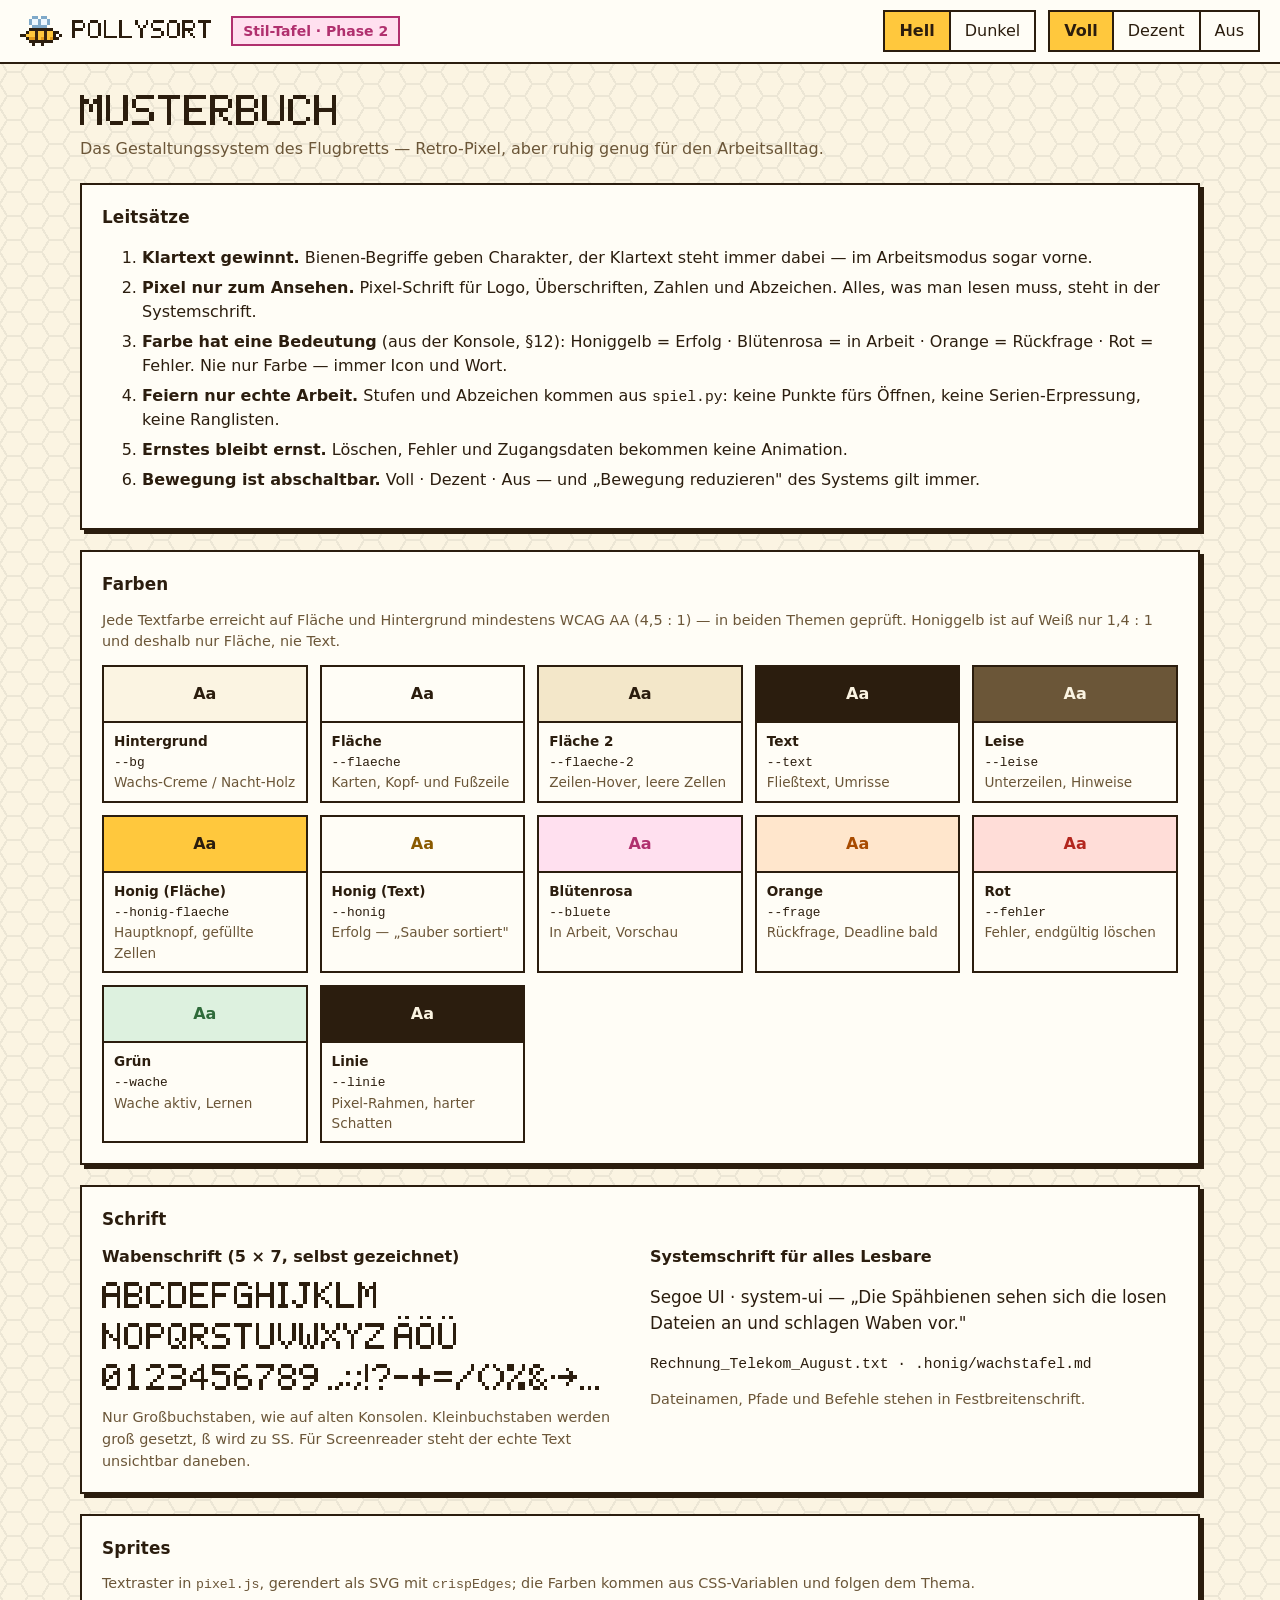
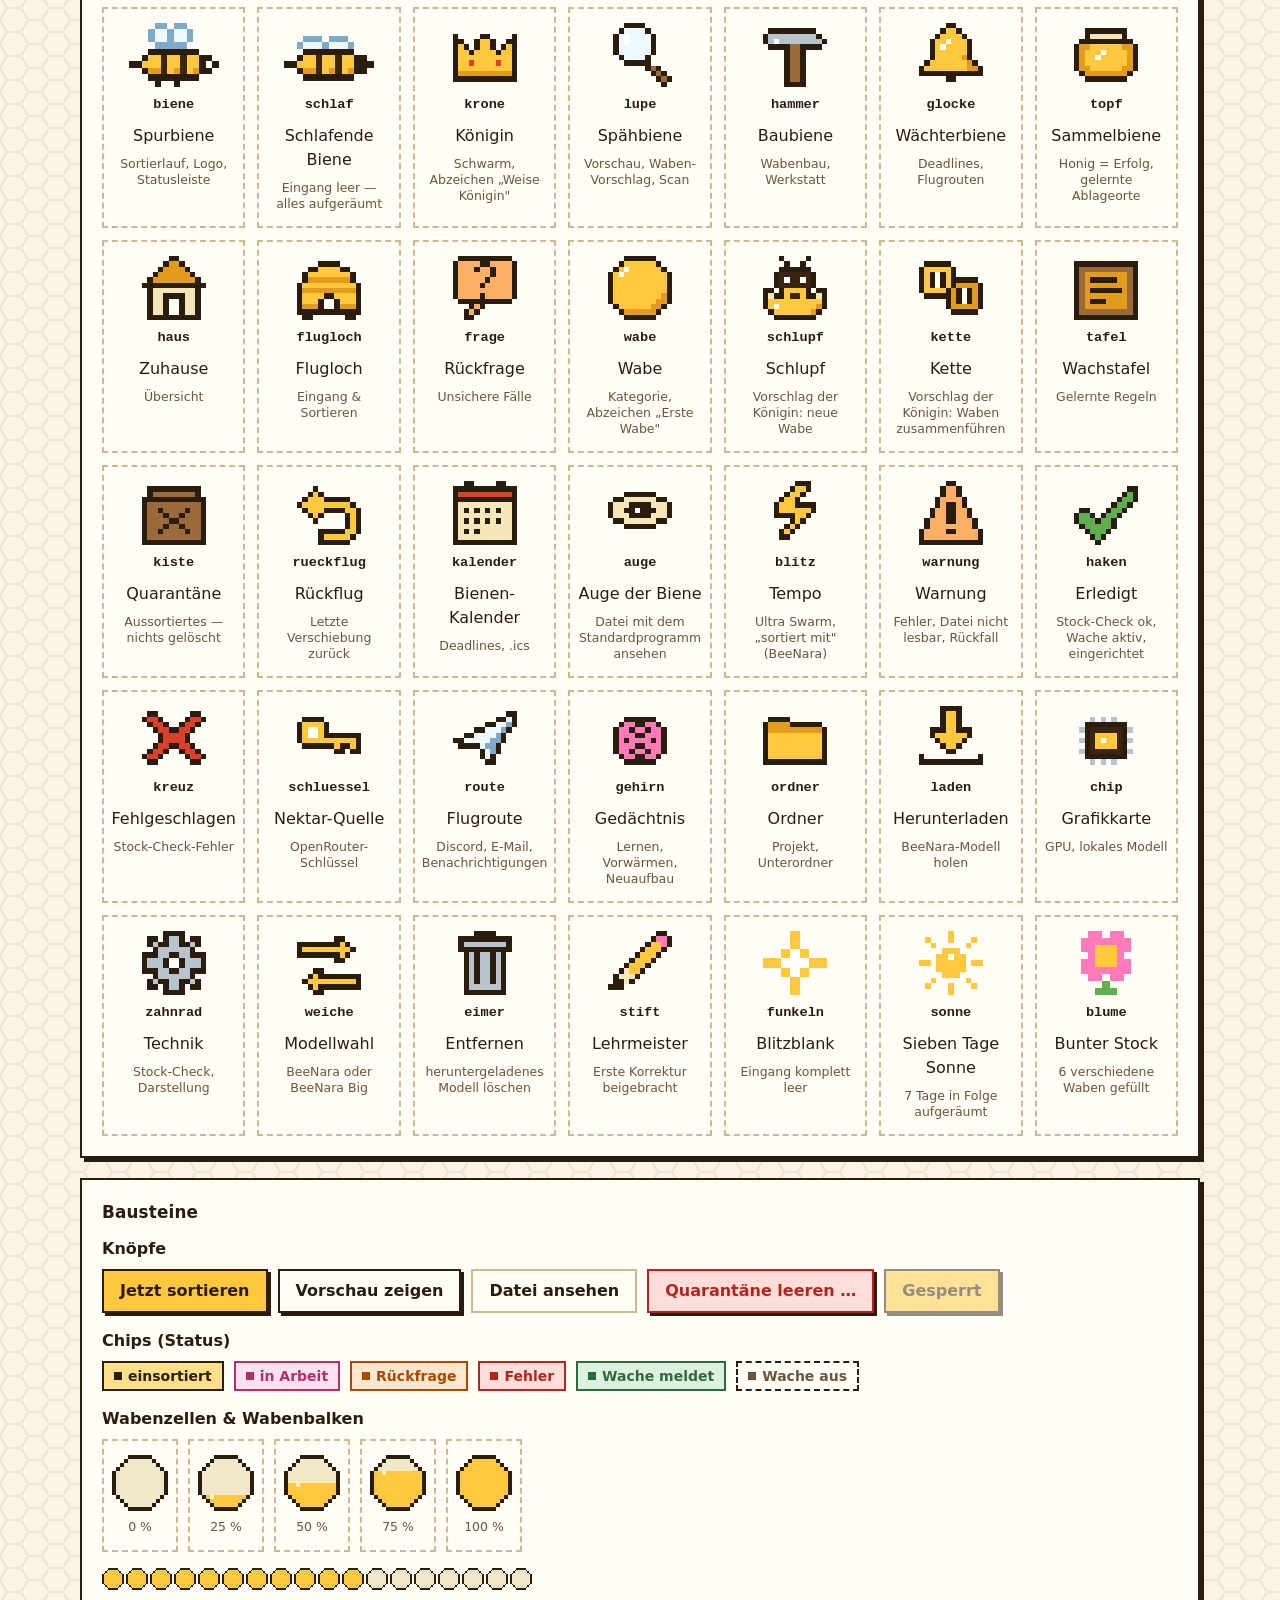
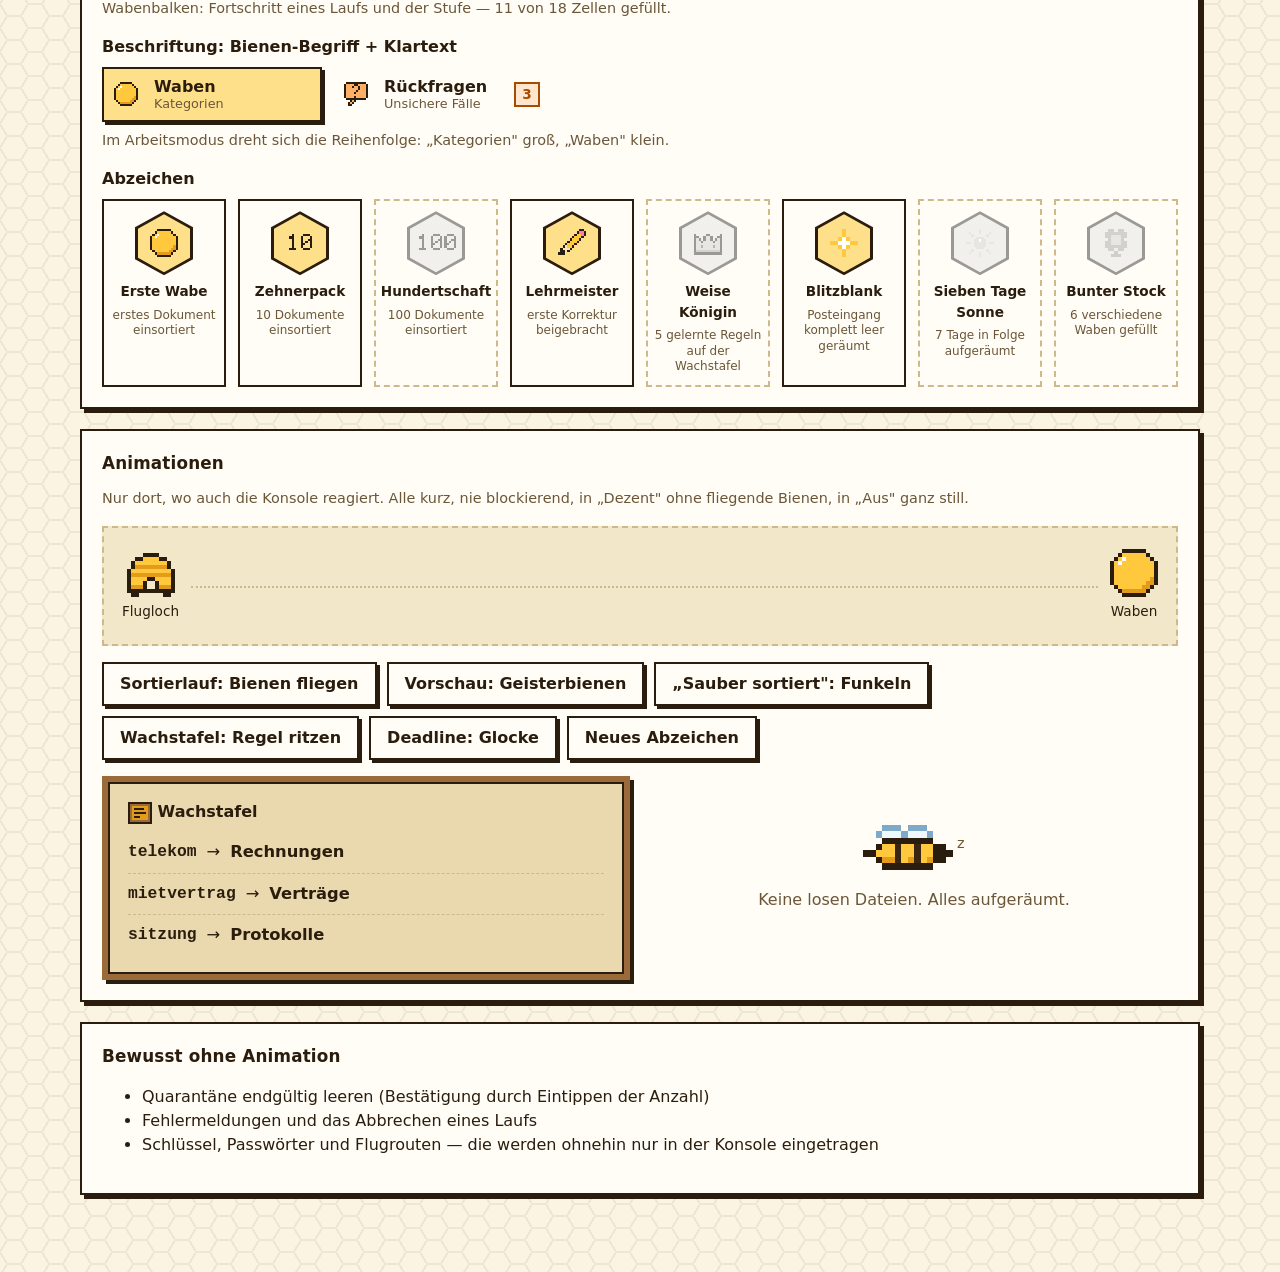
<file: src/pollysort/web/static/musterbuch.html>
<!doctype html>
<html lang="de" data-anim="voll" data-theme="light">
<head>
  <meta charset="utf-8">
  <meta name="viewport" content="width=device-width, initial-scale=1">
  <meta name="referrer" content="no-referrer">
  <title>Musterbuch · PollySort</title>
  <link rel="icon" href="favicon.svg" type="image/svg+xml">
  <link rel="stylesheet" href="app.css">
  <link rel="stylesheet" href="musterbuch.css">
</head>
<body>
  <!-- Das Musterbuch ist die Stil-Tafel des Flugbretts: Farben, Schrift, Sprites, Bausteine
       und Animationen an einem Ort. Es ist Gestaltungs-Dokumentation für das Team, keine
       Seite für Nutzerinnen und Nutzer — deshalb nur auf Deutsch und ohne API-Zugriff. -->
  <header class="kopf">
    <span class="logo" id="mb-logo"></span>
    <div class="kopf-mitte"><span class="chip bluete">Stil-Tafel · Phase 2</span></div>
    <div class="kopf-rechts mb-schalter">
      <div class="schalter" role="group" aria-label="Thema">
        <button type="button" data-mb-thema="light" aria-pressed="true">Hell</button>
        <button type="button" data-mb-thema="dark" aria-pressed="false">Dunkel</button>
      </div>
      <div class="schalter" role="group" aria-label="Animationen">
        <button type="button" data-mb-anim="voll" aria-pressed="true">Voll</button>
        <button type="button" data-mb-anim="dezent" aria-pressed="false">Dezent</button>
        <button type="button" data-mb-anim="aus" aria-pressed="false">Aus</button>
      </div>
    </div>
  </header>

  <main class="mb">
    <div class="seite stapel">
      <div class="seiten-kopf"><div><h1 data-px="Musterbuch">Musterbuch</h1>
        <p class="unterzeile">Das Gestaltungssystem des Flugbretts — Retro-Pixel, aber ruhig genug für den Arbeitsalltag.</p></div></div>

      <section class="karte">
        <h2>Leitsätze</h2>
        <ol class="mb-saetze">
          <li><b>Klartext gewinnt.</b> Bienen-Begriffe geben Charakter, der Klartext steht immer dabei — im Arbeitsmodus sogar vorne.</li>
          <li><b>Pixel nur zum Ansehen.</b> Pixel-Schrift für Logo, Überschriften, Zahlen und Abzeichen. Alles, was man lesen muss, steht in der Systemschrift.</li>
          <li><b>Farbe hat eine Bedeutung</b> (aus der Konsole, §12): Honiggelb = Erfolg · Blütenrosa = in Arbeit · Orange = Rückfrage · Rot = Fehler. Nie nur Farbe — immer Icon und Wort.</li>
          <li><b>Feiern nur echte Arbeit.</b> Stufen und Abzeichen kommen aus <code>spiel.py</code>: keine Punkte fürs Öffnen, keine Serien-Erpressung, keine Ranglisten.</li>
          <li><b>Ernstes bleibt ernst.</b> Löschen, Fehler und Zugangsdaten bekommen keine Animation.</li>
          <li><b>Bewegung ist abschaltbar.</b> Voll · Dezent · Aus — und „Bewegung reduzieren" des Systems gilt immer.</li>
        </ol>
      </section>

      <section class="karte">
        <h2>Farben</h2>
        <p class="hinweis">Jede Textfarbe erreicht auf Fläche und Hintergrund mindestens WCAG AA (4,5 : 1) — in beiden Themen geprüft. Honiggelb ist auf Weiß nur 1,4 : 1 und deshalb nur Fläche, nie Text.</p>
        <div class="mb-farben" id="mb-farben"></div>
      </section>

      <section class="karte">
        <h2>Schrift</h2>
        <div class="raster-2">
          <div>
            <h3>Wabenschrift (5 × 7, selbst gezeichnet)</h3>
            <p class="mb-alphabet" data-px="ABCDEFGHIJKLM NOPQRSTUVWXYZ ÄÖÜ 0123456789 .,:;!?-+=/()%&amp;·→…"></p>
            <p class="hinweis">Nur Großbuchstaben, wie auf alten Konsolen. Kleinbuchstaben werden groß gesetzt, ß wird zu SS. Für Screenreader steht der echte Text unsichtbar daneben.</p>
          </div>
          <div>
            <h3>Systemschrift für alles Lesbare</h3>
            <p class="mb-fliess">Segoe UI · system-ui — „Die Spähbienen sehen sich die losen Dateien an und schlagen Waben vor."</p>
            <p class="mono">Rechnung_Telekom_August.txt · .honig/wachstafel.md</p>
            <p class="hinweis">Dateinamen, Pfade und Befehle stehen in Festbreitenschrift.</p>
          </div>
        </div>
      </section>

      <section class="karte">
        <h2>Sprites</h2>
        <p class="hinweis">Textraster in <code>pixel.js</code>, gerendert als SVG mit <code>crispEdges</code>; die Farben kommen aus CSS-Variablen und folgen dem Thema.</p>
        <div class="mb-sprites" id="mb-sprites"></div>
      </section>

      <section class="karte">
        <h2>Bausteine</h2>
        <h3>Knöpfe</h3>
        <div class="zeile">
          <button class="knopf" type="button">Jetzt sortieren</button>
          <button class="knopf zweit" type="button">Vorschau zeigen</button>
          <button class="knopf leise-knopf" type="button">Datei ansehen</button>
          <button class="knopf gefahr" type="button">Quarantäne leeren …</button>
          <button class="knopf" type="button" disabled>Gesperrt</button>
        </div>
        <h3 class="abstand">Chips (Status)</h3>
        <div class="zeile">
          <span class="chip honig"><span class="punkt"></span>einsortiert</span>
          <span class="chip bluete"><span class="punkt"></span>in Arbeit</span>
          <span class="chip frage"><span class="punkt"></span>Rückfrage</span>
          <span class="chip fehler"><span class="punkt"></span>Fehler</span>
          <span class="chip wache"><span class="punkt"></span>Wache meldet</span>
          <span class="chip aus"><span class="punkt"></span>Wache aus</span>
        </div>
        <h3 class="abstand">Wabenzellen &amp; Wabenbalken</h3>
        <div class="zeile" id="mb-zellen"></div>
        <div class="abstand" id="mb-balken"></div>
        <h3 class="abstand">Beschriftung: Bienen-Begriff + Klartext</h3>
        <div class="zeile mb-nav">
          <span class="nav-punkt" aria-current="page" id="mb-nav-1"></span>
          <span class="nav-punkt" id="mb-nav-2"></span>
        </div>
        <p class="hinweis">Im Arbeitsmodus dreht sich die Reihenfolge: „Kategorien" groß, „Waben" klein.</p>
        <h3 class="abstand">Abzeichen</h3>
        <div class="abzeichen-raster" id="mb-abzeichen"></div>
      </section>

      <section class="karte">
        <h2>Animationen</h2>
        <p class="hinweis">Nur dort, wo auch die Konsole reagiert. Alle kurz, nie blockierend, in „Dezent" ohne fliegende Bienen, in „Aus" ganz still.</p>
        <div class="flugbahn abstand">
          <div class="station" id="mb-von"><span id="mb-flugloch"></span><span>Flugloch</span></div>
          <div class="bahn"></div>
          <div class="station" id="mb-nach"><span id="mb-wabe"></span><span>Waben</span></div>
        </div>
        <div class="zeile abstand">
          <button class="knopf zweit" type="button" data-mb="flug">Sortierlauf: Bienen fliegen</button>
          <button class="knopf zweit" type="button" data-mb="geist">Vorschau: Geisterbienen</button>
          <button class="knopf zweit" type="button" data-mb="funkeln">„Sauber sortiert": Funkeln</button>
          <button class="knopf zweit" type="button" data-mb="ritzen">Wachstafel: Regel ritzen</button>
          <button class="knopf zweit" type="button" data-mb="glocke">Deadline: Glocke</button>
          <button class="knopf zweit" type="button" data-mb="toast">Neues Abzeichen</button>
        </div>
        <div class="raster-2 abstand">
          <div class="wachs"><div id="mb-regeln"></div></div>
          <div class="leer-zustand" id="mb-schlaf"></div>
        </div>
      </section>

      <section class="karte">
        <h2>Bewusst ohne Animation</h2>
        <ul>
          <li>Quarantäne endgültig leeren (Bestätigung durch Eintippen der Anzahl)</li>
          <li>Fehlermeldungen und das Abbrechen eines Laufs</li>
          <li>Schlüssel, Passwörter und Flugrouten — die werden ohnehin nur in der Konsole eingetragen</li>
        </ul>
      </section>
    </div>
  </main>

  <div class="hinweise" id="hinweise" aria-live="polite"></div>
  <div id="flugraum" aria-hidden="true"></div>
  <script src="pixel.js"></script>
  <script src="musterbuch.js"></script>
</body>
</html>
</file>
<file: src/pollysort/web/static/app.css>
/* PollySort · Flugbrett — Gestaltungssystem
 *
 * Farb-Semantik aus der Konsole (§12): Honiggelb = Erfolg · Blütenrosa = in Arbeit ·
 * Orange = Rückfrage · Rot = Fehler. Jede Textfarbe erreicht auf ihren Flächen mindestens
 * WCAG AA (4,5:1). Status nie nur über Farbe: immer mit Icon und Wort.
 *
 * Retro, aber ruhig: Pixel-Schrift nur für Logo, Überschriften, Zahlen und Abzeichen —
 * alles, was gelesen werden muss, steht in der Systemschrift.
 */

/* ------------------------------------------------------------------ */
/*  Tokens                                                            */
/* ------------------------------------------------------------------ */
:root {
  color-scheme: light;
  --schrift: "Segoe UI", system-ui, -apple-system, "Helvetica Neue", Arial, sans-serif;
  --mono: ui-monospace, "Cascadia Mono", Consolas, "SFMono-Regular", Menlo, monospace;
  --r: 8px;              /* Grundraster */
  --rand: 2px;
  --schattenweite: 4px;

  /* Tag im Stock (hell) */
  --bg: #FBF4E2;
  --flaeche: #FFFDF6;
  --flaeche-2: #F3E7C9;
  --flaeche-3: #EAD9AE;
  --text: #2B1D0E;
  --leise: #6B5638;
  --linie: #2B1D0E;
  --linie-leise: #CDB98C;
  --schatten: #2B1D0E;
  --muster: #E9DDBE;

  --honig: #8A5A00;
  --honig-flaeche: #FFC83D;
  --honig-flaeche-2: #FFE08A;
  --bluete: #B0306E;
  --bluete-flaeche: #FFE0EF;
  --frage: #A84B00;
  --frage-flaeche: #FFE6CC;
  --fehler: #B3261E;
  --fehler-flaeche: #FFDDD8;
  --wache: #2F6B3A;
  --wache-flaeche: #DDF1DF;
  --fokus: #1F5FBF;

  /* Sprite-Farben (Farbbuchstaben in pixel.js) */
  --sp-k: #2B1D0E;  --sp-d: #3A2610;  --sp-y: #FFC83D;  --sp-o: #E39B1B;
  --sp-b: #9A6A3A;  --sp-w: #EEF8FF;  --sp-l: #7FA9C9;  --sp-h: #FFFFFF;
  --sp-r: #D9412B;  --sp-c: #F6E7B8;  --sp-f: #FFB066;  --sp-p: #FF7AB8;
  --sp-g: #5FAF4E;  --sp-m: #B8C3CC;
}

/* Nacht im Stock (dunkel) — vor dem ersten Skript folgt die Seite dem System. */
@media (prefers-color-scheme: dark) {
  :root:not([data-theme="light"]) {
    color-scheme: dark;
    --bg: #17110A; --flaeche: #221A10; --flaeche-2: #2E2416; --flaeche-3: #3A2E1C;
    --text: #F7EBD0; --leise: #BCA987; --linie: #8C7550; --linie-leise: #4A3B25;
    --schatten: #050302; --muster: #1F170D;
    --honig: #FFD24A; --honig-flaeche: #FFC83D; --honig-flaeche-2: #6B5214;
    --bluete: #FF85C2; --bluete-flaeche: #3D1A2C; --frage: #FFA24D; --frage-flaeche: #3D2610;
    --fehler: #FF7A6E; --fehler-flaeche: #3D1714; --wache: #7FD08B; --wache-flaeche: #16301B;
    --fokus: #7DB3FF; --sp-k: #5C4528; --sp-w: #DDEFFF;
  }
}
:root[data-theme="dark"] {
  color-scheme: dark;
  --bg: #17110A; --flaeche: #221A10; --flaeche-2: #2E2416; --flaeche-3: #3A2E1C;
  --text: #F7EBD0; --leise: #BCA987; --linie: #8C7550; --linie-leise: #4A3B25;
  --schatten: #050302; --muster: #1F170D;
  --honig: #FFD24A; --honig-flaeche: #FFC83D; --honig-flaeche-2: #6B5214;
  --bluete: #FF85C2; --bluete-flaeche: #3D1A2C; --frage: #FFA24D; --frage-flaeche: #3D2610;
  --fehler: #FF7A6E; --fehler-flaeche: #3D1714; --wache: #7FD08B; --wache-flaeche: #16301B;
  --fokus: #7DB3FF; --sp-k: #5C4528; --sp-w: #DDEFFF;
}

/* ------------------------------------------------------------------ */
/*  Grundlagen                                                         */
/* ------------------------------------------------------------------ */
*, *::before, *::after { box-sizing: border-box; }
html { font-size: 16px; -webkit-text-size-adjust: 100%; }
body {
  margin: 0;
  min-height: 100vh;
  background-color: var(--bg);
  background-image: url("data:image/svg+xml,%3Csvg xmlns='http://www.w3.org/2000/svg' width='42' height='24' viewBox='0 0 42 24' shape-rendering='crispEdges'%3E%3Cpath fill='none' stroke='%23000' stroke-opacity='.06' stroke-width='2' stroke-linecap='square' d='M0 12L7 0H21L28 12L21 24H7ZM28 12H42'/%3E%3C/svg%3E");
  color: var(--text);
  font-family: var(--schrift);
  line-height: 1.5;
}
@media (prefers-color-scheme: dark) {
  :root:not([data-theme="light"]) body {
    background-image: url("data:image/svg+xml,%3Csvg xmlns='http://www.w3.org/2000/svg' width='42' height='24' viewBox='0 0 42 24' shape-rendering='crispEdges'%3E%3Cpath fill='none' stroke='%23FFC83D' stroke-opacity='.05' stroke-width='2' stroke-linecap='square' d='M0 12L7 0H21L28 12L21 24H7ZM28 12H42'/%3E%3C/svg%3E");
  }
}
:root[data-theme="dark"] body {
  background-image: url("data:image/svg+xml,%3Csvg xmlns='http://www.w3.org/2000/svg' width='42' height='24' viewBox='0 0 42 24' shape-rendering='crispEdges'%3E%3Cpath fill='none' stroke='%23FFC83D' stroke-opacity='.05' stroke-width='2' stroke-linecap='square' d='M0 12L7 0H21L28 12L21 24H7ZM28 12H42'/%3E%3C/svg%3E");
}
a { color: inherit; }
button, input, select, textarea { font: inherit; color: inherit; }
code, .mono { font-family: var(--mono); font-size: .92em; }
.sr-only {
  position: absolute !important; width: 1px; height: 1px; padding: 0; margin: -1px;
  overflow: hidden; clip: rect(0 0 0 0); white-space: nowrap; border: 0;
}
:focus-visible { outline: 3px solid var(--fokus); outline-offset: 2px; }
[hidden] { display: none !important; }

/* Pixel-Schrift: ein SVG je Wort, Höhe = 1em der Umgebung */
.px-text { display: inline; }
.px-wort { height: 1em; width: auto; vertical-align: -0.08em; overflow: visible; }
.px-luecke { display: inline-block; width: .42em; }
[data-px] { line-height: 1.35; }

/* Sprites */
.sprite { display: inline-block; width: auto; height: 24px; vertical-align: middle; }
.sprite.symbol { height: 1.15em; vertical-align: -0.22em; flex: none; }
.mit-symbol { display: flex; align-items: flex-start; gap: .5em; }
.mit-symbol > .sprite.symbol { margin-top: .15em; }
td.mit-symbol { display: table-cell; }
td.mit-symbol .sprite.symbol { margin-right: .45em; }
.polly .sprite.symbol { height: 16px; vertical-align: -3px; }
.protokoll li .sprite.symbol { height: 16px; }
.sp-k { fill: var(--sp-k); } .sp-d { fill: var(--sp-d); } .sp-y { fill: var(--sp-y); }
.sp-o { fill: var(--sp-o); } .sp-b { fill: var(--sp-b); } .sp-w { fill: var(--sp-w); }
.sp-l { fill: var(--sp-l); } .sp-h { fill: var(--sp-h); } .sp-r { fill: var(--sp-r); }
.sp-c { fill: var(--sp-c); } .sp-f { fill: var(--sp-f); } .sp-p { fill: var(--sp-p); }
.sp-g { fill: var(--sp-g); } .sp-m { fill: var(--sp-m); }

.biene { display: inline-block; position: relative; line-height: 0; }
.biene .sprite { height: 100%; }
.biene .phase-b { position: absolute; inset: 0; opacity: 0; }
.biene.flattert .phase-a, .biene.flattert .phase-b { animation: fluegel .24s steps(1, end) infinite; }
.biene.flattert .phase-b { animation-name: fluegel-b; }
@keyframes fluegel { 0% { opacity: 1; } 50% { opacity: 0; } }
@keyframes fluegel-b { 0% { opacity: 0; } 50% { opacity: 1; } }

.zelle { display: inline-block; width: auto; height: 28px; vertical-align: middle; }
.z-leer { fill: var(--flaeche-2); } .z-honig { fill: var(--honig-flaeche); }
.z-glanz { fill: #FFF1B8; } .z-rand { fill: var(--linie); }

/* ------------------------------------------------------------------ */
/*  Rahmen der Seite                                                   */
/* ------------------------------------------------------------------ */
.kopf {
  position: sticky; top: 0; z-index: 20;
  display: flex; align-items: center; gap: 12px; flex-wrap: wrap;
  padding: 10px 20px;
  background: var(--flaeche);
  border-bottom: var(--rand) solid var(--linie);
}
.logo { display: flex; align-items: center; gap: 10px; text-decoration: none; margin-right: 8px; }
.logo .biene { height: 30px; }
.logo-wort { font-size: 1.15rem; color: var(--text); }
.kopf-mitte { display: flex; align-items: center; gap: 8px; flex: 1 1 auto; flex-wrap: wrap; min-width: 0; }
.kopf-rechts { display: flex; align-items: center; gap: 8px; }
.projekt-wahl { max-width: 260px; }

.rumpf { display: grid; grid-template-columns: 248px minmax(0, 1fr); min-height: calc(100vh - 110px); }
.leiste {
  border-right: var(--rand) solid var(--linie);
  background: var(--flaeche);
  padding: 16px 12px 24px;
  position: sticky; top: var(--kopf-hoehe, 60px); align-self: start;
  height: calc(100vh - var(--kopf-hoehe, 60px) - 48px); overflow-y: auto;
}
.leiste-gruppe { display: flex; flex-direction: column; gap: 4px; }
.leiste-gruppe + .leiste-gruppe { margin-top: 14px; padding-top: 14px; border-top: var(--rand) dashed var(--linie-leise); }
.nav-punkt {
  display: grid; grid-template-columns: 30px 1fr auto; align-items: center; gap: 10px;
  padding: 8px 10px; text-decoration: none;
  border: var(--rand) solid transparent;
}
.nav-punkt:hover { background: var(--flaeche-2); }
.nav-punkt[aria-current="page"] {
  background: var(--honig-flaeche-2); border-color: var(--linie);
  box-shadow: 3px 3px 0 var(--schatten);
}
.nav-punkt .sprite { height: 24px; }
.begriffe { display: flex; flex-direction: column; line-height: 1.2; min-width: 0; }
.begriffe .biene-wort { font-weight: 700; }
.begriffe .klar { font-size: .8rem; color: var(--leise); }
:root[data-klartext="1"] .begriffe { flex-direction: column-reverse; }
:root[data-klartext="1"] .begriffe .biene-wort { font-weight: 400; font-size: .8rem; color: var(--leise); }
:root[data-klartext="1"] .begriffe .klar { font-weight: 700; font-size: 1rem; color: var(--text); }
.zaehler {
  min-width: 26px; padding: 0 6px; text-align: center; font-weight: 700; font-size: .85rem;
  border: var(--rand) solid var(--linie); background: var(--flaeche);
}
.zaehler.frage { background: var(--frage-flaeche); color: var(--frage); border-color: var(--frage); }

main { padding: 28px clamp(16px, 3vw, 40px) 120px; min-width: 0; }
main:focus { outline: none; }
.seite { max-width: 1120px; margin: 0 auto; }
.seiten-kopf { display: flex; align-items: flex-end; justify-content: space-between; gap: 16px; flex-wrap: wrap; margin-bottom: 22px; }
.seiten-kopf h1 { margin: 0; font-size: 1.9rem; color: var(--text); }
.seiten-kopf form.zeile { flex-wrap: nowrap; }
.unterzeile { margin: 4px 0 0; color: var(--leise); }
h2 { font-size: 1.05rem; margin: 0 0 12px; letter-spacing: .01em; }
h2[data-px] { font-size: 1rem; }
h3 { font-size: 1rem; margin: 0 0 8px; }

/* ------------------------------------------------------------------ */
/*  Bausteine                                                          */
/* ------------------------------------------------------------------ */
.karte {
  background: var(--flaeche);
  border: var(--rand) solid var(--linie);
  box-shadow: var(--schattenweite) var(--schattenweite) 0 var(--schatten);
  padding: 20px;
}
.karte + .karte, .stapel > * + * { margin-top: 20px; }
.raster { display: grid; gap: 20px; grid-template-columns: repeat(auto-fit, minmax(240px, 1fr)); }
.raster-2 { display: grid; gap: 20px; grid-template-columns: repeat(auto-fit, minmax(320px, 1fr)); }
.zeile { display: flex; gap: 10px; align-items: center; flex-wrap: wrap; }
.zeile.weit { justify-content: space-between; }
.leise { color: var(--leise); }
.klein { font-size: .875rem; }
.abstand { margin-top: 16px; }
.breite-s { max-width: 280px; }
.breite-m { width: 240px; max-width: 100%; }
.wachsen { flex: 1 1 220px; min-width: 0; }
.hinweis { color: var(--leise); font-size: .9rem; margin: 8px 0 0; }

.knopf {
  display: inline-flex; align-items: center; justify-content: center; gap: 8px;
  min-height: 42px; padding: 8px 16px;
  border: var(--rand) solid var(--linie);
  background: var(--honig-flaeche); color: #2B1D0E;
  font-weight: 700; text-decoration: none; cursor: pointer;
  box-shadow: 3px 3px 0 var(--schatten);
  transition: transform .06s steps(2, end), box-shadow .06s steps(2, end);
}
.knopf:hover { transform: translate(-1px, -1px); box-shadow: 4px 4px 0 var(--schatten); }
.knopf:active { transform: translate(2px, 2px); box-shadow: 1px 1px 0 var(--schatten); }
.knopf .sprite { height: 20px; }
.knopf.zweit { background: var(--flaeche); color: var(--text); }
.knopf.leise-knopf { background: transparent; box-shadow: none; border-color: var(--linie-leise); color: var(--text); }
.knopf.leise-knopf:hover { border-color: var(--linie); }
.knopf.gefahr { background: var(--fehler-flaeche); color: var(--fehler); border-color: var(--fehler); }
.knopf.klein-knopf { min-height: 32px; padding: 4px 10px; font-size: .875rem; box-shadow: 2px 2px 0 var(--schatten); }
.knopf.gross { min-height: 52px; padding: 10px 22px; font-size: 1.05rem; }
.knopf[disabled], .knopf[aria-disabled="true"] { opacity: .5; cursor: not-allowed; transform: none; box-shadow: 3px 3px 0 var(--schatten); }
.tastenkuerzel { font-family: var(--mono); font-size: .75rem; font-weight: 400; padding: 0 5px; border: 1px solid currentColor; opacity: .75; }

.chip {
  display: inline-flex; align-items: center; gap: 6px;
  padding: 2px 10px; min-height: 30px;
  border: var(--rand) solid var(--linie);
  background: var(--flaeche); font-size: .875rem; font-weight: 600;
  white-space: nowrap;
}
.chip .sprite { height: 16px; }
button.chip { cursor: pointer; }
button.chip:hover { background: var(--flaeche-2); }
.chip.honig { background: var(--honig-flaeche-2); }
.chip.bluete { color: var(--bluete); border-color: var(--bluete); background: var(--bluete-flaeche); }
.chip.frage { color: var(--frage); border-color: var(--frage); background: var(--frage-flaeche); }
.chip.fehler { color: var(--fehler); border-color: var(--fehler); background: var(--fehler-flaeche); }
.chip.wache { color: var(--wache); border-color: var(--wache); background: var(--wache-flaeche); }
.chip.aus { color: var(--leise); border-style: dashed; }
.chip .punkt { width: 8px; height: 8px; background: currentColor; }

.feld { display: flex; flex-direction: column; gap: 6px; }
.feld > span { font-weight: 600; font-size: .9rem; }
.feld > .schalter, .feld > .knopf, .feld > small { align-self: flex-start; }
input[type="text"], input[type="search"], input[type="date"], input[type="number"], select, textarea {
  min-height: 42px; padding: 8px 12px; width: 100%;
  background: var(--flaeche); border: var(--rand) solid var(--linie);
  border-radius: 0;
}
input::placeholder { color: var(--leise); opacity: .9; }
.wahl-gruppe { display: grid; gap: 10px; }
.wahl {
  display: grid; grid-template-columns: 22px 1fr; gap: 10px; align-items: start;
  padding: 12px 14px; border: var(--rand) solid var(--linie-leise); background: var(--flaeche); cursor: pointer;
}
.wahl:hover { border-color: var(--linie); }
.wahl:has(input:checked) { border-color: var(--linie); background: var(--honig-flaeche-2); box-shadow: 3px 3px 0 var(--schatten); }
.wahl input { margin-top: 4px; accent-color: var(--honig-flaeche); width: 18px; height: 18px; }
.wahl small { display: block; color: var(--leise); }
.wahl.gesperrt { opacity: .55; cursor: not-allowed; }
.schalter { display: inline-flex; border: var(--rand) solid var(--linie); }
.schalter button { padding: 6px 14px; border: 0; background: var(--flaeche); cursor: pointer; min-height: 38px; }
.schalter button + button { border-left: var(--rand) solid var(--linie); }
.schalter button[aria-pressed="true"] { background: var(--honig-flaeche); color: #2B1D0E; font-weight: 700; }

table.liste { width: 100%; border-collapse: collapse; font-size: .95rem; }
.liste th { text-align: left; font-size: .8rem; text-transform: uppercase; letter-spacing: .04em; color: var(--leise); padding: 8px 10px; border-bottom: var(--rand) solid var(--linie); }
.liste td { padding: 10px; border-bottom: 1px solid var(--linie-leise); vertical-align: middle; }
.liste tr:hover td { background: var(--flaeche-2); }
.liste .datei { font-family: var(--mono); font-size: .88rem; word-break: break-all; }
.tabelle-huelle { overflow-x: auto; }

.leer-zustand { text-align: center; padding: 36px 16px; }
.leer-zustand .biene, .leer-zustand .sprite { height: 56px; }
.leer-zustand p { margin: 12px 0 0; color: var(--leise); }

/* ------------------------------------------------------------------ */
/*  Zuhause                                                            */
/* ------------------------------------------------------------------ */
.kachel { display: flex; flex-direction: column; gap: 10px; }
.kachel-kopf { display: flex; align-items: center; gap: 10px; }
.kachel-kopf .sprite { height: 28px; }
.kachel .zahl { font-size: 2.6rem; line-height: 1; color: var(--text); }
.kachel .zahl-text { color: var(--leise); }
.kachel.frage { border-color: var(--frage); }
.kachel.fehler { border-color: var(--fehler); }
.kachel .aktionen { margin-top: auto; display: flex; gap: 8px; flex-wrap: wrap; }
.projekt-karte { display: flex; gap: 18px; align-items: center; flex-wrap: wrap; }
.projekt-karte .biene, .projekt-karte > .sprite { height: 64px; }
.projekt-karte > div { flex: 1 1 260px; min-width: 0; }
.projekt-karte h2 { font-size: 1.5rem; margin: 0; }
.pfad { font-family: var(--mono); font-size: .85rem; color: var(--leise); word-break: break-all; }

.stock { display: grid; gap: 14px; }
.stock-kopf { display: flex; align-items: baseline; gap: 12px; flex-wrap: wrap; }
.stock-kopf strong[data-px] { font-size: 1.15rem; }
.wabenbalken { display: flex; gap: 2px; flex-wrap: wrap; align-items: center; }
.wabenbalken .zelle { height: 22px; }
.wabenbalken .zelle.neu { animation: zelle-pop .32s steps(3, end); }
@keyframes zelle-pop { 0% { transform: scale(.4); } 70% { transform: scale(1.25); } 100% { transform: scale(1); } }
.stock-zahlen { display: flex; gap: 18px; flex-wrap: wrap; color: var(--leise); font-size: .9rem; }
.stock-zahlen b { color: var(--text); }
.abzeichen-raster { display: grid; grid-template-columns: repeat(auto-fill, minmax(118px, 1fr)); gap: 12px; }
.abzeichen { display: flex; flex-direction: column; align-items: center; gap: 6px; text-align: center; padding: 10px 6px; border: var(--rand) dashed var(--linie-leise); }
.plakette {
  width: 58px; height: 64px; display: grid; place-items: center; flex: none;
  clip-path: polygon(50% 0, 100% 25%, 100% 75%, 50% 100%, 0 75%, 0 25%);
  background: var(--linie);
}
.plakette > span {
  width: 52px; height: 58px; display: grid; place-items: center;
  clip-path: polygon(50% 0, 100% 25%, 100% 75%, 50% 100%, 0 75%, 0 25%);
  background: #FFE08A;
}
.plakette .sprite { height: 28px; }
.plakette [data-px] { font-size: 1rem; color: #2B1D0E; }
.toast .plakette { width: 40px; height: 44px; }
.toast .plakette > span { width: 36px; height: 40px; }
.toast .plakette .sprite { height: 20px; }
.abzeichen b { font-size: .85rem; }
.abzeichen small { color: var(--leise); font-size: .75rem; line-height: 1.3; }
.abzeichen.verdient { border-style: solid; border-color: var(--linie); background: var(--flaeche); }
.abzeichen:not(.verdient) .plakette { filter: grayscale(1); opacity: .45; }

/* ------------------------------------------------------------------ */
/*  Flugloch (Sortieren)                                               */
/* ------------------------------------------------------------------ */
.flugbahn {
  position: relative; display: grid; grid-template-columns: auto 1fr auto; align-items: center; gap: 12px;
  padding: 18px; border: var(--rand) dashed var(--linie-leise); background: var(--flaeche-2); min-height: 120px;
}
.flugbahn .station { display: flex; flex-direction: column; align-items: center; gap: 4px; text-align: center; font-size: .85rem; }
.flugbahn .station .sprite { height: 48px; }
.flugbahn .bahn { position: relative; height: 72px; overflow: hidden; }
.flugbahn .bahn::before { content: ""; position: absolute; left: 0; right: 0; top: 50%; border-top: var(--rand) dotted var(--linie-leise); }
.fortschritt-text { font-family: var(--mono); font-size: .85rem; color: var(--bluete); min-height: 1.4em; word-break: break-all; }
.flieger { position: absolute; left: 0; top: 0; height: 26px; pointer-events: none; z-index: 60; }
.flieger.geist { opacity: .45; }
.flieger.geist .sprite { filter: grayscale(.4); }

.konfidenz { display: inline-flex; align-items: center; gap: 6px; font-variant-numeric: tabular-nums; }
.konfidenz .zelle { height: 20px; }
.plan-summe { display: flex; gap: 10px; flex-wrap: wrap; margin: 12px 0 16px; }
.balken-liste { display: grid; gap: 8px; }
.balken-zeile { display: grid; grid-template-columns: minmax(110px, 200px) 1fr auto; gap: 10px; align-items: center; }
.balken { height: 16px; background: var(--flaeche-2); border: var(--rand) solid var(--linie); position: relative; }
.balken > span { position: absolute; inset: 0 auto 0 0; width: var(--anteil, 0%); background: var(--honig-flaeche); }

/* ------------------------------------------------------------------ */
/*  Rückfragen                                                         */
/* ------------------------------------------------------------------ */
.rueck { max-width: 760px; }
.rueck-zaehler { display: flex; gap: 4px; flex-wrap: wrap; margin-bottom: 12px; }
.rueck-zaehler .zelle { height: 18px; }
.rueck-karte h2 { font-family: var(--mono); font-size: 1rem; word-break: break-all; }
.rueck-karte dl { display: grid; grid-template-columns: max-content 1fr; gap: 6px 16px; margin: 12px 0 18px; }
.rueck-karte dt { color: var(--leise); font-size: .9rem; }
.rueck-karte dd { margin: 0; }
.waben-wahl { display: flex; flex-wrap: wrap; gap: 8px; margin: 10px 0 16px; }
.waben-wahl .chip { min-height: 38px; padding: 4px 12px; }
.waben-wahl .chip kbd { font-family: var(--mono); font-size: .75rem; padding: 0 4px; border: 1px solid currentColor; }
.lernt { color: var(--wache); font-weight: 600; }
.lernt.zeigen { animation: lernt 1.4s steps(6, end); }
@keyframes lernt { 0% { opacity: 0; transform: translateY(6px); } 20% { opacity: 1; transform: none; } 80% { opacity: 1; } 100% { opacity: 0; } }

/* ------------------------------------------------------------------ */
/*  Waben                                                              */
/* ------------------------------------------------------------------ */
.waben-raster { display: grid; grid-template-columns: repeat(auto-fill, minmax(150px, 1fr)); gap: 14px; }
.wabe-kachel {
  display: flex; flex-direction: column; align-items: center; gap: 6px; padding: 14px 8px 12px; text-align: center;
  background: var(--flaeche); border: var(--rand) solid var(--linie); cursor: pointer; text-decoration: none;
  box-shadow: 3px 3px 0 var(--schatten);
}
.wabe-kachel:hover { background: var(--flaeche-2); }
.wabe-kachel[aria-current="true"] { background: var(--honig-flaeche-2); }
.wabe-kachel .zelle { height: 64px; }
.wabe-kachel .name { font-weight: 700; word-break: break-word; }
.wabe-kachel .anzahl { font-size: 1.1rem; }
.wabe-kachel.ziel { outline: 3px dashed var(--honig); outline-offset: 3px; }
.wabe-kachel .marken { display: flex; gap: 4px; flex-wrap: wrap; justify-content: center; }
.wabe-kachel .marken .chip { min-height: 22px; font-size: .72rem; padding: 0 6px; }
tr[draggable="true"] { cursor: grab; }

/* ------------------------------------------------------------------ */
/*  Schwarm, Wachstafel, Quarantäne                                    */
/* ------------------------------------------------------------------ */
.rolle { display: grid; grid-template-columns: 52px 1fr; gap: 14px; align-items: start; }
.rolle .sprite { height: 44px; }
.rolle .zahl-gross { font-size: 1.6rem; }
.termin { display: grid; grid-template-columns: auto 1fr auto; gap: 10px; align-items: center; padding: 10px 0; border-bottom: 1px solid var(--linie-leise); }
.termin .marke { width: 12px; height: 12px; }
.termin .marke.rot { background: var(--fehler); } .termin .marke.orange { background: var(--frage); } .termin .marke.gruen { background: var(--wache); }

.wachs {
  background: linear-gradient(var(--flaeche-3), var(--flaeche-3));
  border: 6px solid var(--sp-b);
  box-shadow: inset 0 0 0 var(--rand) var(--linie), var(--schattenweite) var(--schattenweite) 0 var(--schatten);
  padding: 18px 20px;
}
:root[data-theme="dark"] .wachs { background: #3A2A12; }
.regel { display: flex; gap: 10px; align-items: center; flex-wrap: wrap; padding: 8px 0; border-bottom: 1px dashed var(--linie-leise); font-size: 1.02rem; }
.regel:last-child { border-bottom: 0; }
.regel > .knopf { margin-left: auto; }   /* Aktion bündig rechts, auch wenn sie umbricht */
.regel .stichwort { font-family: var(--mono); font-weight: 700; }
.regel.geritzt { animation: ritzen .9s steps(9, end) both; }
@keyframes ritzen { from { clip-path: inset(0 100% 0 0); } to { clip-path: inset(0 0 0 0); } }

.gefahrenzone { border-color: var(--fehler); }
.gefahrenzone h2 { color: var(--fehler); }

/* ------------------------------------------------------------------ */
/*  Einrichtung                                                        */
/* ------------------------------------------------------------------ */
.schritte { display: flex; gap: 6px; align-items: center; flex-wrap: wrap; margin-bottom: 18px; color: var(--leise); font-size: .85rem; }
.schritte .zelle { height: 22px; }
.assistent { max-width: 760px; }
.assistent .aktionen { display: flex; justify-content: space-between; gap: 10px; margin-top: 22px; flex-wrap: wrap; }
.vorschlag-liste { display: grid; gap: 8px; }
.vorschlag { display: grid; grid-template-columns: auto 1fr auto auto; gap: 10px; align-items: center; padding: 8px 10px; border: var(--rand) solid var(--linie-leise); background: var(--flaeche); }
.vorschlag.ab { opacity: .5; text-decoration: line-through; }
.spaeher { display: flex; gap: 8px; justify-content: center; padding: 18px 0; }
.spaeher .biene { height: 30px; }
.spaeher .biene:nth-child(2) { animation-delay: .15s; }
.spaeher .biene:nth-child(3) { animation-delay: .3s; }
.spaeher .biene { animation: schnuppern 1.1s steps(4, end) infinite; }
@keyframes schnuppern { 0%, 100% { transform: translate(0, 0); } 25% { transform: translate(6px, -6px); } 50% { transform: translate(12px, 0); } 75% { transform: translate(6px, 6px); } }

/* ------------------------------------------------------------------ */
/*  Statusleiste, Protokoll, Hinweise, Dialog                          */
/* ------------------------------------------------------------------ */
.fuss {
  position: fixed; left: 0; right: 0; bottom: 0; z-index: 30;
  display: flex; align-items: center; gap: 12px; padding: 8px 20px;
  background: var(--flaeche); border-top: var(--rand) solid var(--linie);
}
.fuss .biene { height: 22px; }
.polly { flex: 1 1 auto; min-width: 0; white-space: nowrap; overflow: hidden; text-overflow: ellipsis; font-size: .9rem; }
.polly .art-honey { color: var(--honig); } .polly .art-ask { color: var(--frage); }
.polly .art-error { color: var(--fehler); } .polly .art-bloom { color: var(--bluete); }

.protokoll {
  position: fixed; right: 0; top: 0; bottom: 0; z-index: 40; width: min(440px, 100vw);
  background: var(--flaeche); border-left: var(--rand) solid var(--linie);
  box-shadow: -4px 0 0 var(--schatten);
  display: flex; flex-direction: column;
}
.protokoll header { display: flex; justify-content: space-between; align-items: center; padding: 14px 16px; border-bottom: var(--rand) solid var(--linie); }
.protokoll ol { list-style: none; margin: 0; padding: 8px 16px 24px; overflow-y: auto; font-size: .88rem; }
.protokoll li { padding: 6px 0; border-bottom: 1px dashed var(--linie-leise); display: grid; grid-template-columns: 64px 22px 1fr; gap: 6px; }
.protokoll time { font-family: var(--mono); color: var(--leise); font-size: .78rem; }
.protokoll .art-honey { color: var(--honig); } .protokoll .art-ask { color: var(--frage); }
.protokoll .art-error { color: var(--fehler); } .protokoll .art-bloom { color: var(--bluete); }
.protokoll .art-rule { font-weight: 700; } .protokoll .art-feier { color: var(--honig); font-weight: 700; }

.hinweise { position: fixed; right: 20px; bottom: 64px; z-index: 50; display: flex; flex-direction: column; gap: 10px; width: min(380px, calc(100vw - 32px)); }
.toast {
  display: grid; grid-template-columns: auto 1fr auto; gap: 12px; align-items: center;
  padding: 12px 14px; background: var(--flaeche); border: var(--rand) solid var(--linie);
  box-shadow: 4px 4px 0 var(--schatten);
  animation: toast-rein .28s steps(4, end);
}
.toast .sprite, .toast .plakette { height: 32px; }
.toast b { display: block; }
.toast.fehler { border-color: var(--fehler); }
.toast.fehler b { color: var(--fehler); }
.toast.erfolg { border-color: var(--honig); }
.toast .zu { border: 0; background: none; cursor: pointer; font-size: 1.2rem; line-height: 1; padding: 4px; color: var(--leise); }
@keyframes toast-rein { from { transform: translateY(16px); opacity: 0; } to { transform: none; opacity: 1; } }

dialog {
  border: var(--rand) solid var(--linie); background: var(--flaeche); color: var(--text);
  box-shadow: 6px 6px 0 var(--schatten); padding: 24px; width: min(520px, calc(100vw - 32px));
}
dialog::backdrop { background: rgba(23, 17, 10, .55); }
dialog h2 { margin-bottom: 10px; }
dialog .aktionen { display: flex; justify-content: flex-end; gap: 10px; margin-top: 20px; flex-wrap: wrap; }
dialog.gefahr { border-color: var(--fehler); }

#flugraum { position: fixed; inset: 0; pointer-events: none; z-index: 60; overflow: hidden; }
.funke { position: absolute; height: 14px; pointer-events: none; }

/* Wache-Chip: die Biene schwebt am Flugloch */
.wache-biene { height: 18px; }
.chip.wache .biene { animation: schweben 1.6s steps(4, end) infinite; }
@keyframes schweben { 0%, 100% { transform: translateY(0); } 50% { transform: translateY(-2px); } }
.schlaf-z { display: inline-block; margin-left: 4px; color: var(--leise); font-size: .9rem; animation: zzz 2.4s steps(6, end) infinite; }
@keyframes zzz { 0% { opacity: 0; transform: translate(0, 4px); } 30% { opacity: 1; } 100% { opacity: 0; transform: translate(6px, -10px); } }
.wackeln { animation: wackeln .6s steps(6, end) 1; transform-origin: 50% 10%; }
@keyframes wackeln { 0%, 100% { transform: rotate(0); } 20% { transform: rotate(-14deg); } 40% { transform: rotate(12deg); } 60% { transform: rotate(-8deg); } 80% { transform: rotate(5deg); } }

/* ------------------------------------------------------------------ */
/*  Animationsstufen: voll · dezent · aus (+ Systemeinstellung)        */
/* ------------------------------------------------------------------ */
:root[data-anim="dezent"] .biene.flattert .phase-a,
:root[data-anim="dezent"] .biene.flattert .phase-b,
:root[data-anim="dezent"] .chip.wache .biene,
:root[data-anim="dezent"] .schlaf-z,
:root[data-anim="dezent"] .spaeher .biene,
:root[data-anim="dezent"] .wackeln,
:root[data-anim="dezent"] .wabenbalken .zelle.neu { animation: none; }
:root[data-anim="dezent"] .biene.flattert .phase-b { opacity: 0; }
:root[data-anim="dezent"] .regel.geritzt { animation: blenden .3s ease-out both; }
@keyframes blenden { from { opacity: 0; } to { opacity: 1; } }
:root[data-anim="aus"] *, :root[data-anim="aus"] *::before, :root[data-anim="aus"] *::after {
  animation: none !important; transition: none !important;
}
:root[data-anim="aus"] .biene .phase-b { opacity: 0 !important; }
@media (prefers-reduced-motion: reduce) {
  *, *::before, *::after { animation-duration: .01ms !important; animation-iteration-count: 1 !important; transition: none !important; }
  .biene .phase-b { opacity: 0 !important; }
}

/* ------------------------------------------------------------------ */
/*  Schmale Bildschirme                                                */
/* ------------------------------------------------------------------ */
@media (max-width: 860px) {
  .rumpf { grid-template-columns: 1fr; }
  .leiste {
    position: sticky; top: 0; z-index: 15; padding: 6px 8px; border-right: 0;
    border-bottom: var(--rand) solid var(--linie);
    display: flex; gap: 4px; overflow-x: auto; scrollbar-width: thin; height: auto;
  }
  .leiste-gruppe { flex-direction: row; gap: 4px; flex: none; }
  .leiste-gruppe + .leiste-gruppe { margin: 0; padding: 0 0 0 4px; border-top: 0; border-left: var(--rand) dashed var(--linie-leise); }
  .nav-punkt { grid-template-columns: 24px auto auto; padding: 6px 8px; white-space: nowrap; }
  .nav-punkt .begriffe .klar { display: none; }
  :root[data-klartext="1"] .nav-punkt .begriffe .klar { display: block; }
  :root[data-klartext="1"] .nav-punkt .begriffe .biene-wort { display: none; }
  .kopf { position: static; padding: 8px 16px; row-gap: 8px; }
  .kopf .logo { order: 1; }
  .kopf-rechts { order: 2; margin-left: auto; }
  .kopf-mitte { order: 3; flex: 1 1 100%; flex-wrap: nowrap; }
  .projekt-wahl { flex: 1 1 120px; min-width: 0; max-width: none; }
  .kopf-mitte .chip { min-height: 34px; }
  #rueckflug span { display: none; }
  .logo-wort { display: none; }
  .nav-punkt { flex: none; }
  main { padding: 20px 16px 120px; }
  .seiten-kopf h1 { font-size: 1.5rem; }
  .flugbahn { grid-template-columns: 1fr; }
  .flugbahn .bahn { display: none; }
  .hinweise { right: 16px; bottom: 60px; }
  .balken-zeile { grid-template-columns: 1fr auto; }
  .balken-zeile .balken { grid-column: 1 / -1; grid-row: 2; }
}
@media (max-width: 480px) {
  .projekt-wahl { max-width: 160px; }
  .kachel .zahl { font-size: 2.1rem; }
  .rueck-karte dl { grid-template-columns: 1fr; }
  .waben-raster { grid-template-columns: repeat(2, minmax(0, 1fr)); gap: 10px; }
  .wabe-kachel .zelle { height: 48px; }
}
</file>
<file: src/pollysort/web/static/musterbuch.css>
/* Musterbuch — nur die Zusätze für die Stil-Tafel; alles andere kommt aus app.css. */
.mb { padding: 28px clamp(16px, 3vw, 40px) 80px; }
.mb-schalter { gap: 12px; flex-wrap: wrap; }
.mb-saetze li { margin: 6px 0; }
.mb-farben { display: grid; grid-template-columns: repeat(auto-fill, minmax(190px, 1fr)); gap: 12px; margin-top: 12px; }
.mb-farbe { border: var(--rand) solid var(--linie); background: var(--flaeche); }
.mb-farbe .muster { height: 56px; border-bottom: var(--rand) solid var(--linie); display: grid; place-items: center; font-weight: 700; }
.mb-farbe .info { padding: 8px 10px; font-size: .85rem; }
.mb-farbe code { font-size: .8rem; }
.mb-alphabet { font-size: 1.6rem; line-height: 1.6; margin: 8px 0; }
.mb-fliess { font-size: 1.05rem; }
.mb-sprites { display: grid; grid-template-columns: repeat(auto-fill, minmax(132px, 1fr)); gap: 12px; margin-top: 12px; }
.mb-sprite { display: flex; flex-direction: column; align-items: center; gap: 8px; padding: 14px 8px; border: var(--rand) dashed var(--linie-leise); text-align: center; }
.mb-sprite .sprite, .mb-sprite .biene { height: 64px; }
.mb-sprite b { font-family: var(--mono); font-size: .85rem; }
.mb-sprite small { color: var(--leise); font-size: .78rem; line-height: 1.3; }
#mb-zellen .zelle { height: 56px; }
#mb-flugloch .sprite, #mb-wabe .sprite { height: 48px; }
.mb-nav .nav-punkt { min-width: 220px; }
#mb-schlaf .sprite { height: 64px; }

/* Farbflächen — ohne Inline-Styles (CSP), je Token eine Klasse */
.f-bg { background: var(--bg); } .f-flaeche { background: var(--flaeche); } .f-flaeche-2 { background: var(--flaeche-2); }
.f-text { background: var(--text); color: var(--bg); } .f-leise { background: var(--leise); color: var(--bg); }
.f-honig-flaeche { background: var(--honig-flaeche); color: #2B1D0E; } .f-honig { background: var(--flaeche); color: var(--honig); }
.f-bluete { background: var(--bluete-flaeche); color: var(--bluete); } .f-frage { background: var(--frage-flaeche); color: var(--frage); }
.f-fehler { background: var(--fehler-flaeche); color: var(--fehler); } .f-wache { background: var(--wache-flaeche); color: var(--wache); }
.f-linie { background: var(--linie); color: var(--bg); }
</file>
